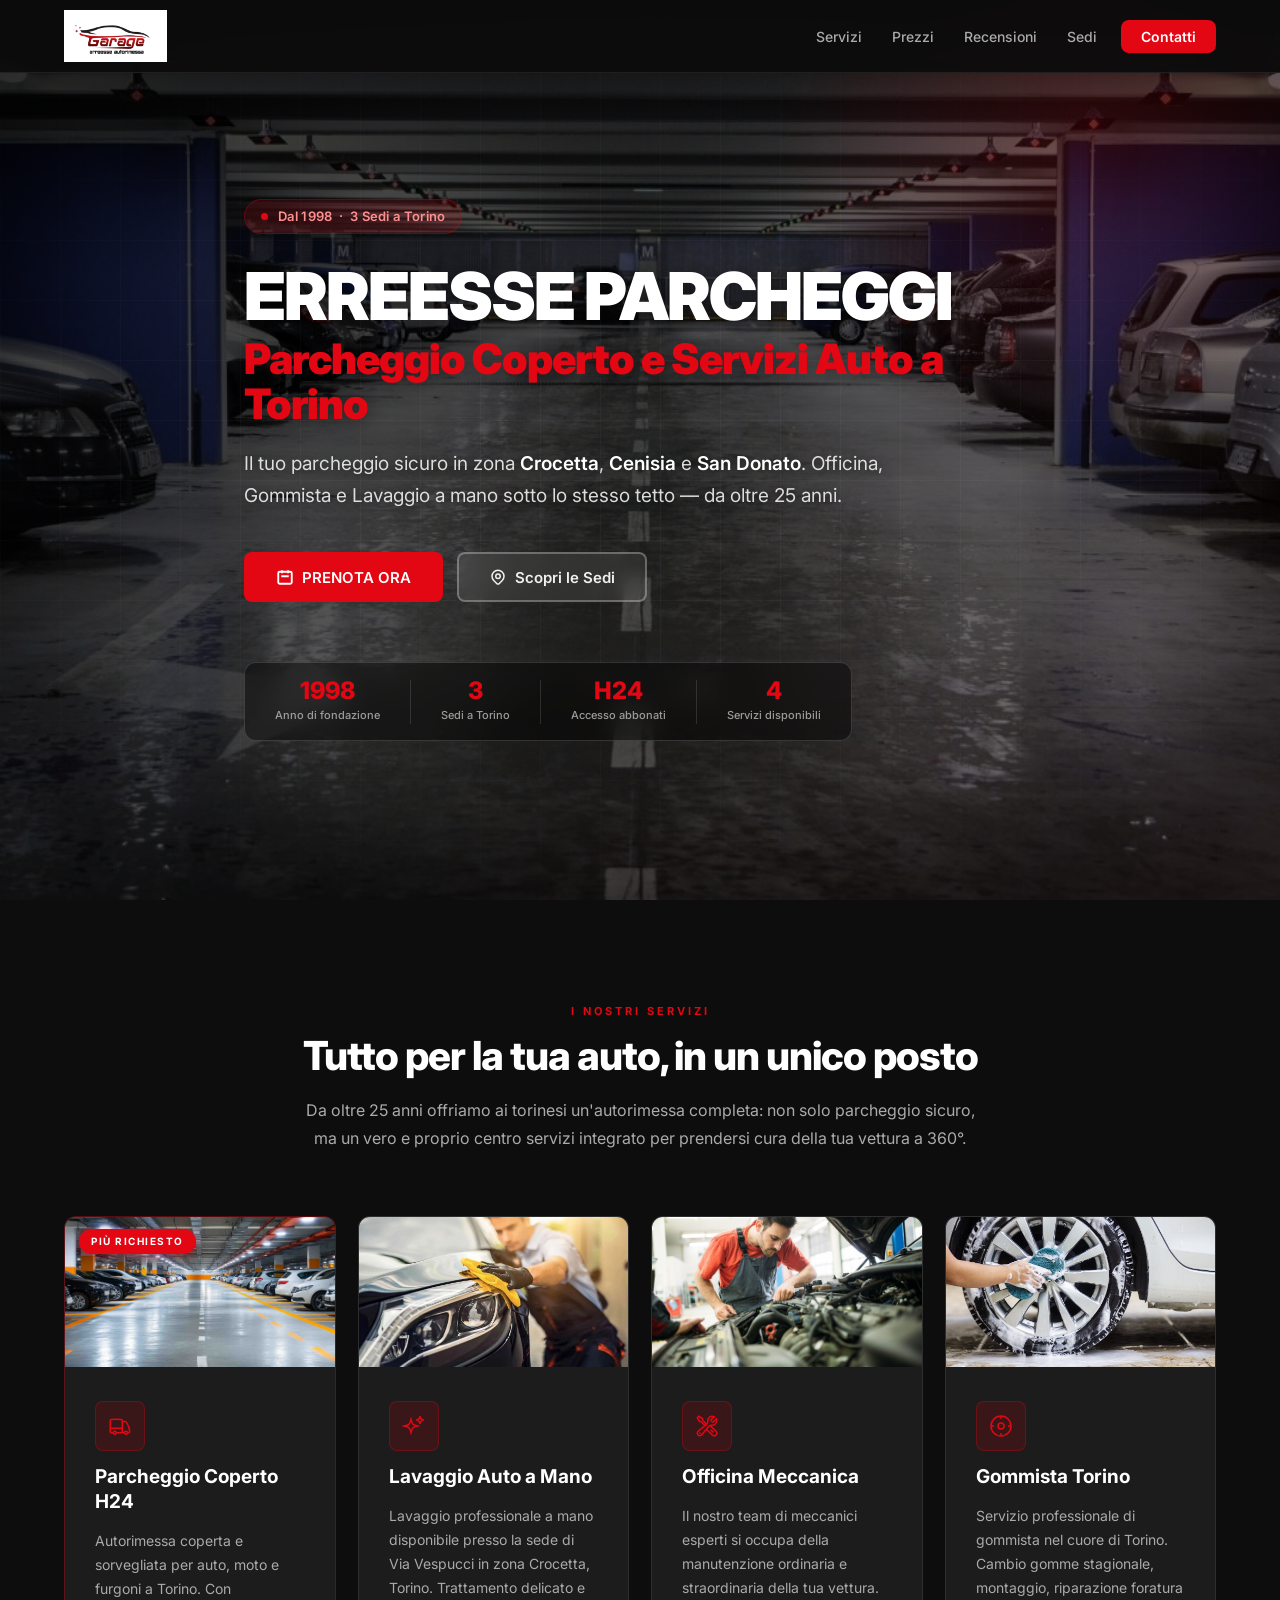
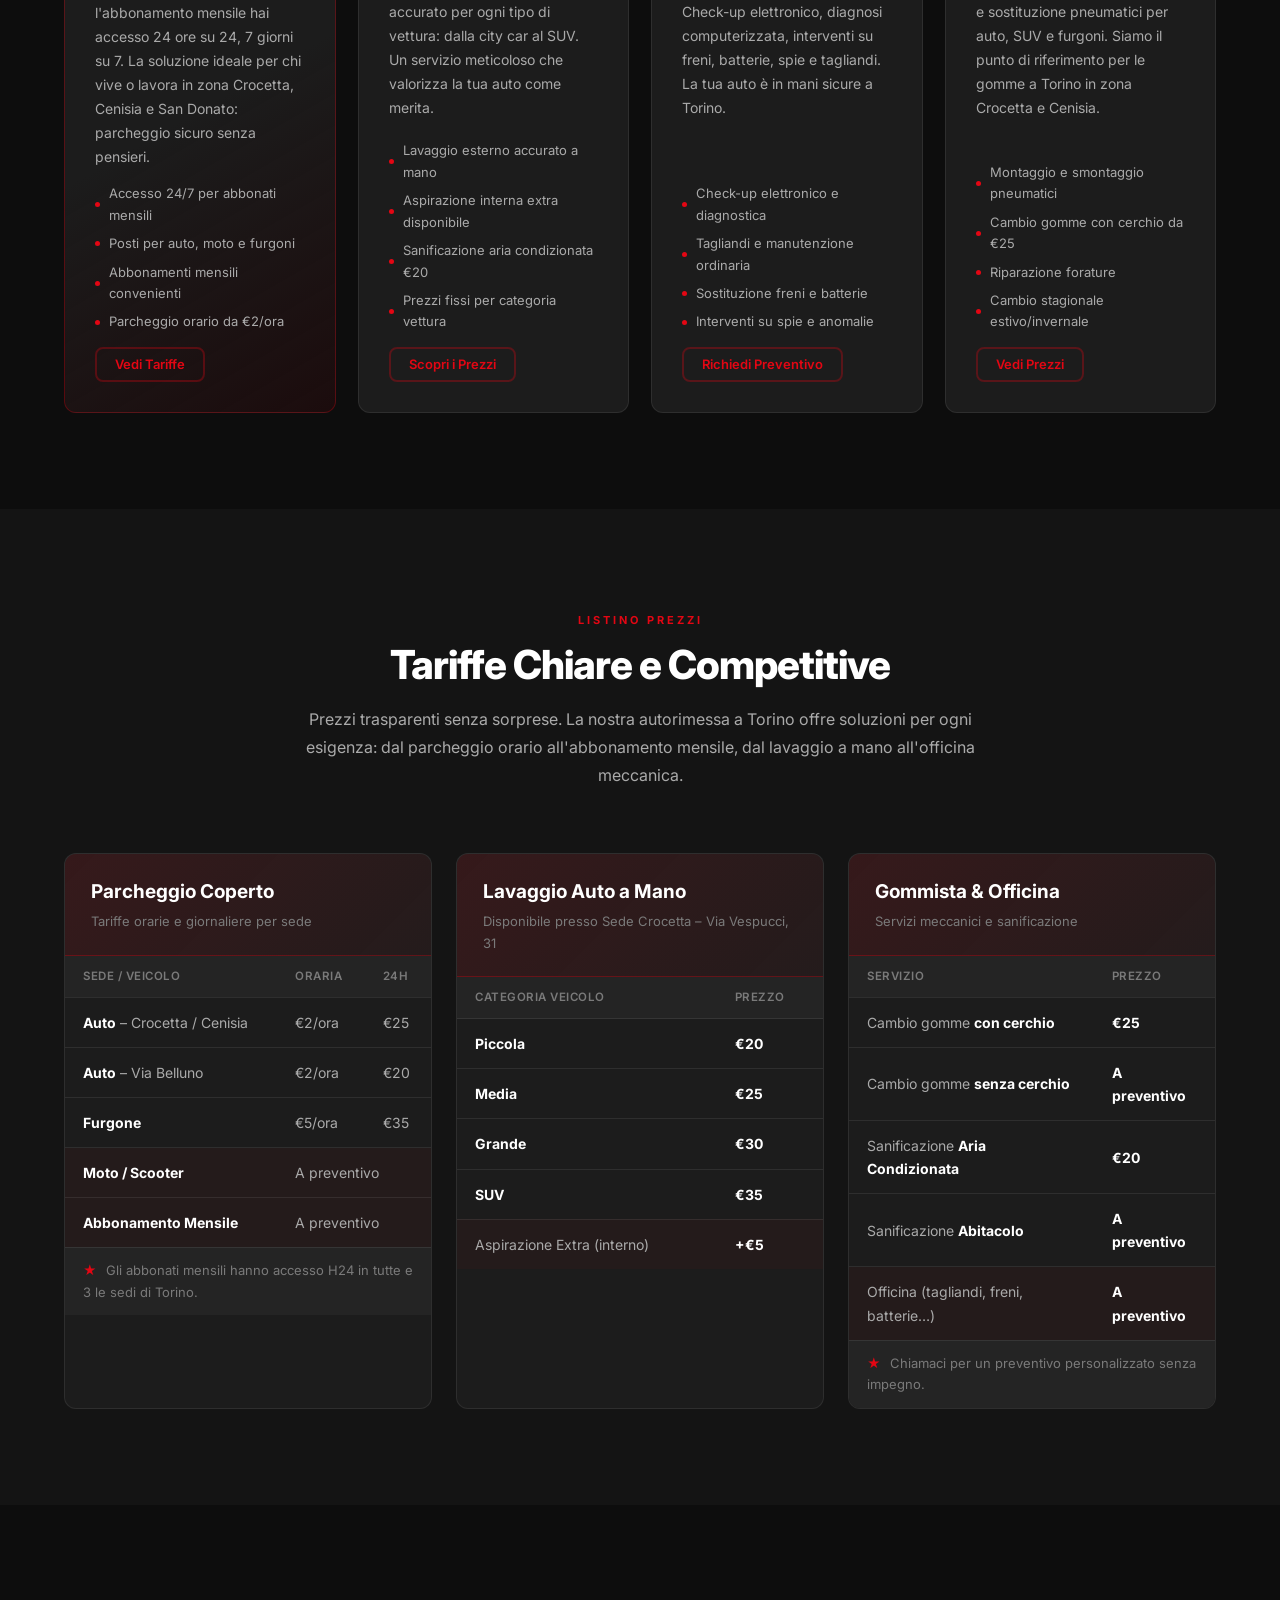
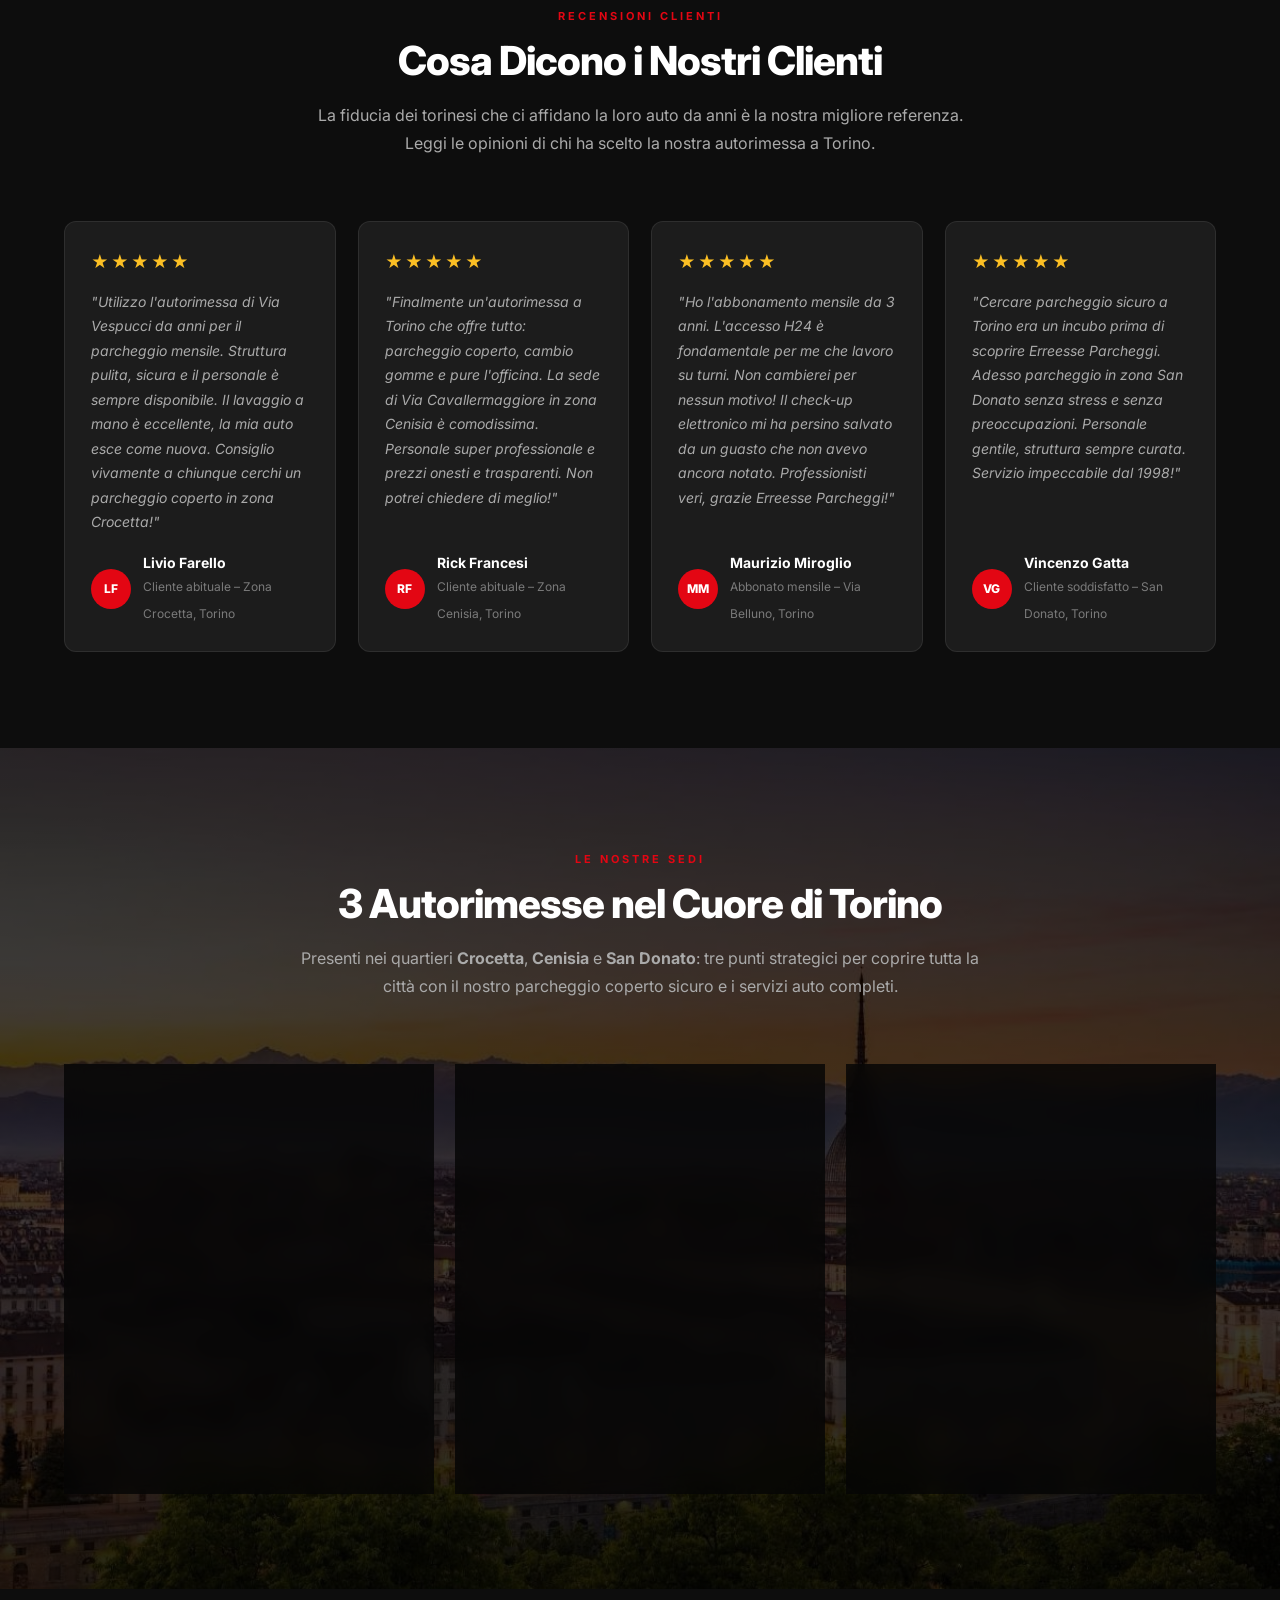
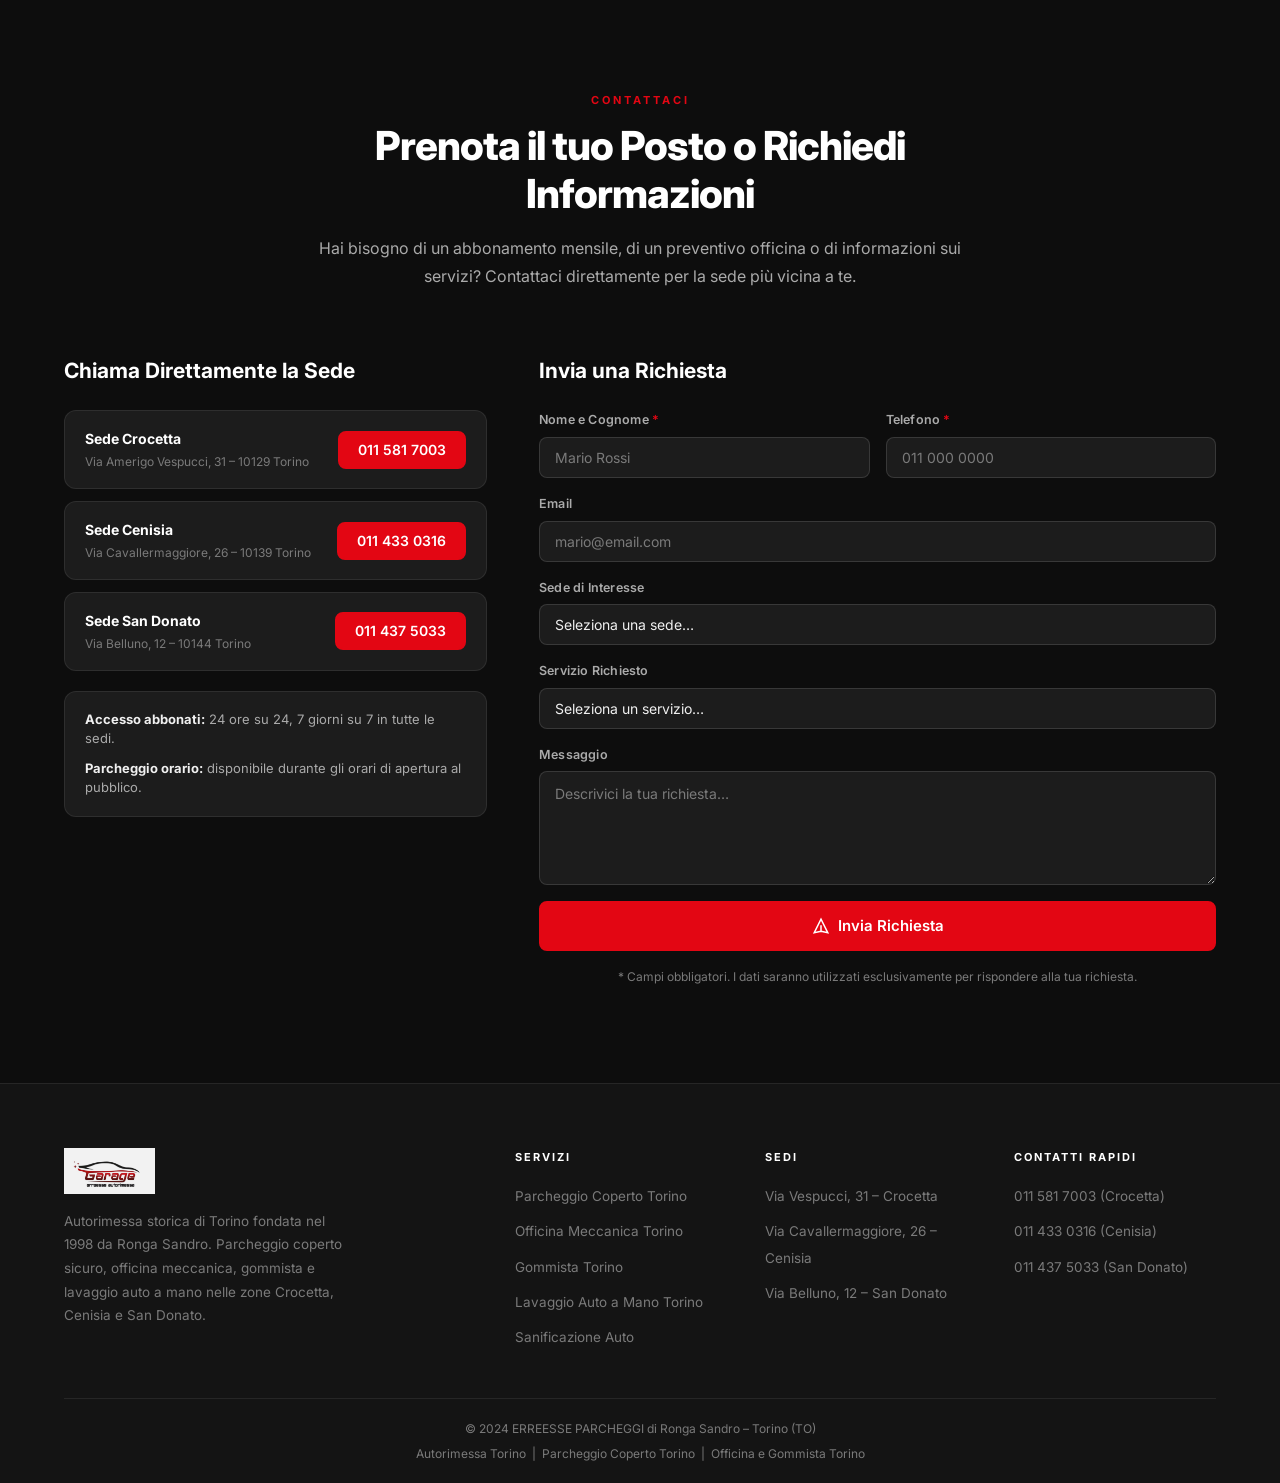
<file: index.html>
<!DOCTYPE html>
<html lang="it">
<head>
    <meta charset="UTF-8">
    <meta name="viewport" content="width=device-width, initial-scale=1.0">
    <title>ERREESSE PARCHEGGI – Parcheggio Coperto Torino | Officina, Gommista, Lavaggio</title>
    <meta name="description" content="ERREESSE PARCHEGGI: parcheggio coperto sicuro a Torino con 3 sedi in zona Crocetta, Cenisia e San Donato. Officina, gommista e lavaggio auto a mano dal 1998. Abbonamenti mensili H24.">
    <meta name="keywords" content="autorimessa torino, parcheggio coperto torino, parcheggio sicuro torino, parcheggio h24 torino, lavaggio auto a mano torino, officina e gommista torino, parcheggio crocetta torino, parcheggio cenisia torino, parcheggio san donato torino, erreesse parcheggi">
    <meta name="author" content="ERREESSE PARCHEGGI di Ronga Sandro">
    <meta name="robots" content="index, follow">
    <link rel="canonical" href="https://www.erreesse-parcheggi.it/">

    <!-- Open Graph -->
    <meta property="og:title" content="ERREESSE PARCHEGGI – Parcheggio Coperto Torino">
    <meta property="og:description" content="3 autorimesse coperte a Torino. Parcheggio sicuro H24 per abbonati. Officina, gommista e lavaggio auto a mano dal 1998.">
    <meta property="og:type" content="website">
    <meta property="og:locale" content="it_IT">
    <meta property="og:url" content="https://www.erreesse-parcheggi.it/">

    <!-- Schema.org JSON-LD: Multi-Location LocalBusiness -->
    <script type="application/ld+json">
    {
      "@context": "https://schema.org",
      "@graph": [
        {
          "@type": ["AutoRepair", "ParkingFacility"],
          "@id": "https://www.erreesse-parcheggi.it/#organization",
          "name": "ERREESSE PARCHEGGI",
          "alternateName": "Erreesse Parcheggi di Ronga Sandro",
          "description": "Autorimesse con servizi di parcheggio coperto, officina meccanica, gommista e lavaggio auto a mano a Torino dal 1998.",
          "foundingDate": "1998",
          "url": "https://www.erreesse-parcheggi.it",
          "priceRange": "€€",
          "currenciesAccepted": "EUR",
          "paymentAccepted": "Cash, Credit Card",
          "areaServed": {
            "@type": "City",
            "name": "Torino"
          },
          "department": [
            {
              "@type": ["LocalBusiness", "ParkingFacility", "AutoRepair"],
              "@id": "https://www.erreesse-parcheggi.it/#sede-vespucci",
              "name": "ERREESSE PARCHEGGI – Sede Crocetta",
              "description": "Autorimessa con parcheggio coperto, lavaggio auto a mano, officina meccanica e gommista in zona Crocetta, Torino.",
              "address": {
                "@type": "PostalAddress",
                "streetAddress": "Via Amerigo Vespucci, 31",
                "addressLocality": "Torino",
                "addressRegion": "TO",
                "postalCode": "10129",
                "addressCountry": "IT"
              },
              "geo": {
                "@type": "GeoCoordinates",
                "latitude": "45.0607",
                "longitude": "7.6697"
              },
              "telephone": "+390115817003",
              "openingHoursSpecification": [
                {
                  "@type": "OpeningHoursSpecification",
                  "dayOfWeek": ["Monday","Tuesday","Wednesday","Thursday","Friday","Saturday"],
                  "opens": "07:00",
                  "closes": "01:00"
                },
                {
                  "@type": "OpeningHoursSpecification",
                  "dayOfWeek": "Sunday",
                  "opens": "07:00",
                  "closes": "12:00"
                },
                {
                  "@type": "OpeningHoursSpecification",
                  "dayOfWeek": "Sunday",
                  "opens": "19:00",
                  "closes": "01:00"
                }
              ],
              "hasMap": "https://maps.google.com/?q=Via+Amerigo+Vespucci+31+Torino"
            },
            {
              "@type": ["LocalBusiness", "ParkingFacility"],
              "@id": "https://www.erreesse-parcheggi.it/#sede-cavallermaggiore",
              "name": "ERREESSE PARCHEGGI – Sede Cenisia",
              "description": "Autorimessa con parcheggio coperto sicuro per auto, moto e furgoni in zona Cenisia, Torino.",
              "address": {
                "@type": "PostalAddress",
                "streetAddress": "Via Cavallermaggiore, 26",
                "addressLocality": "Torino",
                "addressRegion": "TO",
                "postalCode": "10139",
                "addressCountry": "IT"
              },
              "geo": {
                "@type": "GeoCoordinates",
                "latitude": "45.0731",
                "longitude": "7.6598"
              },
              "telephone": "+390114330316",
              "openingHoursSpecification": [
                {
                  "@type": "OpeningHoursSpecification",
                  "dayOfWeek": ["Monday","Tuesday","Wednesday","Thursday","Friday","Saturday"],
                  "opens": "07:00",
                  "closes": "20:00"
                },
                {
                  "@type": "OpeningHoursSpecification",
                  "dayOfWeek": "Sunday",
                  "opens": "07:00",
                  "closes": "12:00"
                },
                {
                  "@type": "OpeningHoursSpecification",
                  "dayOfWeek": "Sunday",
                  "opens": "19:00",
                  "closes": "01:00"
                }
              ],
              "hasMap": "https://maps.google.com/?q=Via+Cavallermaggiore+26+Torino"
            },
            {
              "@type": ["LocalBusiness", "ParkingFacility"],
              "@id": "https://www.erreesse-parcheggi.it/#sede-belluno",
              "name": "ERREESSE PARCHEGGI – Sede San Donato",
              "description": "Autorimessa con parcheggio coperto sicuro per auto e moto in zona San Donato, Torino.",
              "address": {
                "@type": "PostalAddress",
                "streetAddress": "Via Belluno, 12",
                "addressLocality": "Torino",
                "addressRegion": "TO",
                "postalCode": "10144",
                "addressCountry": "IT"
              },
              "geo": {
                "@type": "GeoCoordinates",
                "latitude": "45.0798",
                "longitude": "7.6524"
              },
              "telephone": "+390114375033",
              "openingHoursSpecification": [
                {
                  "@type": "OpeningHoursSpecification",
                  "dayOfWeek": ["Monday","Tuesday","Wednesday","Thursday","Friday","Saturday"],
                  "opens": "07:00",
                  "closes": "20:00"
                },
                {
                  "@type": "OpeningHoursSpecification",
                  "dayOfWeek": "Sunday",
                  "opens": "07:00",
                  "closes": "12:00"
                },
                {
                  "@type": "OpeningHoursSpecification",
                  "dayOfWeek": "Sunday",
                  "opens": "19:00",
                  "closes": "01:00"
                }
              ],
              "hasMap": "https://maps.google.com/?q=Via+Belluno+12+Torino"
            }
          ]
        }
      ]
    }
    </script>

    <link rel="preconnect" href="https://fonts.googleapis.com">
    <link rel="preconnect" href="https://fonts.gstatic.com" crossorigin>
    <link href="https://fonts.googleapis.com/css2?family=Inter:wght@300;400;500;600;700;800;900&display=swap" rel="stylesheet">
    <link rel="stylesheet" href="style.css">
    <!-- Netlify Identity Widget (richiesto da Decap CMS) -->
    <script src="https://identity.netlify.com/v1/netlify-identity-widget.js"></script>
</head>
<body>

    <!-- ===================== NAVBAR ===================== -->
    <nav class="navbar" id="navbar" role="navigation" aria-label="Navigazione principale">
        <div class="container nav-container">
            <a href="#home" class="logo" aria-label="ERREESSE PARCHEGGI – Torna in cima">
                <img src="Immagine 27-05-26 - 00.08.jpg" alt="ERREESSE PARCHEGGI – Logo" class="logo-img">
            </a>
            <button class="hamburger" id="hamburger" aria-label="Apri menu" aria-expanded="false" aria-controls="nav-links">
                <span></span><span></span><span></span>
            </button>
            <ul class="nav-links" id="nav-links" role="list">
                <li><a href="#servizi">Servizi</a></li>
                <li><a href="#prezzi">Prezzi</a></li>
                <li><a href="#recensioni">Recensioni</a></li>
                <li><a href="#sedi">Sedi</a></li>
                <li><a href="#contatti" class="nav-cta">Contatti</a></li>
            </ul>
        </div>
    </nav>

    <!-- ===================== HERO ===================== -->
    <section class="hero" id="home" aria-labelledby="hero-h1">
        <!-- Foto reale autorimessa come sfondo -->
        <div class="hero-bg-photo" aria-hidden="true">
            <img src="Immagine.jpg" alt="">
        </div>
        <div class="hero-overlay" aria-hidden="true"></div>
        <div class="hero-bg-grid" aria-hidden="true"></div>
        <div class="hero-glow" aria-hidden="true"></div>
        <div class="container hero-content">
            <span class="hero-badge" aria-label="Dal 1998, 3 sedi a Torino">
                <span class="hero-badge-dot"></span>Dal 1998 &nbsp;·&nbsp; 3 Sedi a Torino
            </span>
            <h1 id="hero-h1">
                ERREESSE PARCHEGGI
                <span>Parcheggio Coperto e Servizi Auto a Torino</span>
            </h1>
            <h2>
                Il tuo parcheggio sicuro in zona <strong>Crocetta</strong>, <strong>Cenisia</strong> e <strong>San Donato</strong>.
                Officina, Gommista e Lavaggio a mano sotto lo stesso tetto — da oltre 25 anni.
            </h2>
            <div class="hero-actions">
                <a href="#contatti" class="btn btn-primary btn-large">
                    <svg aria-hidden="true" viewBox="0 0 24 24" fill="none" stroke="currentColor" stroke-width="2.5"><path d="M8 7V3m8 4V3m-9 8h10M5 21h14a2 2 0 002-2V7a2 2 0 00-2-2H5a2 2 0 00-2 2v12a2 2 0 002 2z"/></svg>
                    PRENOTA ORA
                </a>
                <a href="#sedi" class="btn btn-outline btn-large">
                    <svg aria-hidden="true" viewBox="0 0 24 24" fill="none" stroke="currentColor" stroke-width="2"><path d="M17.657 16.657L13.414 20.9a1.998 1.998 0 01-2.827 0l-4.244-4.243a8 8 0 1111.314 0z"/><path d="M15 11a3 3 0 11-6 0 3 3 0 016 0z"/></svg>
                    Scopri le Sedi
                </a>
            </div>
            <div class="hero-stats" aria-label="Statistiche aziendali">
                <div class="stat">
                    <strong>1998</strong>
                    <span>Anno di fondazione</span>
                </div>
                <div class="stat-divider" aria-hidden="true"></div>
                <div class="stat">
                    <strong>3</strong>
                    <span>Sedi a Torino</span>
                </div>
                <div class="stat-divider" aria-hidden="true"></div>
                <div class="stat">
                    <strong>H24</strong>
                    <span>Accesso abbonati</span>
                </div>
                <div class="stat-divider" aria-hidden="true"></div>
                <div class="stat">
                    <strong>4</strong>
                    <span>Servizi disponibili</span>
                </div>
            </div>
        </div>
    </section>

    <!-- ===================== SERVICES ===================== -->
    <section class="section" id="servizi" aria-labelledby="servizi-heading">
        <div class="container">
            <div class="section-header">
                <span class="section-label">I Nostri Servizi</span>
                <h2 id="servizi-heading">Tutto per la tua auto, in un unico posto</h2>
                <p>Da oltre 25 anni offriamo ai torinesi un'autorimessa completa: non solo parcheggio sicuro, ma un vero e proprio centro servizi integrato per prendersi cura della tua vettura a 360°.</p>
            </div>
            <div class="services-grid">

                <article class="service-card featured" data-service="parcheggio" aria-label="Servizio Parcheggio Coperto H24">
                    <div class="service-badge" aria-label="Servizio più richiesto">Più richiesto</div>
                    <!-- Foto autorimessa coperta -->
                    <div class="service-card-img">
                        <img src="Immagine 3.jpg" alt="Parcheggio coperto Torino – autorimessa Erreesse Parcheggi" loading="lazy">
                    </div>
                    <div class="service-icon" aria-hidden="true">
                        <svg viewBox="0 0 24 24" fill="none" stroke="currentColor" stroke-width="1.5"><path d="M8.25 18.75a1.5 1.5 0 01-3 0m3 0a1.5 1.5 0 00-3 0m3 0h6m-9 0H3.375a1.125 1.125 0 01-1.125-1.125V14.25m17.25 4.5a1.5 1.5 0 01-3 0m3 0a1.5 1.5 0 00-3 0m3 0h1.125c.621 0 1.129-.504 1.09-1.124a17.902 17.902 0 00-3.213-9.193 2.056 2.056 0 00-1.58-.86H14.25M16.5 18.75h-2.25m0-11.177v-.958c0-.568-.422-1.048-.987-1.106a48.554 48.554 0 00-10.026 0 1.106 1.106 0 00-.987 1.106v7.635m12-6.677v6.677m0 4.5v-4.5m0 0h-12"/></svg>
                    </div>
                    <h3>Parcheggio Coperto H24</h3>
                    <p>Autorimessa coperta e sorvegliata per auto, moto e furgoni a Torino. Con l'abbonamento mensile hai accesso 24 ore su 24, 7 giorni su 7. La soluzione ideale per chi vive o lavora in zona Crocetta, Cenisia e San Donato: parcheggio sicuro senza pensieri.</p>
                    <ul class="service-list" aria-label="Caratteristiche parcheggio">
                        <li>Accesso 24/7 per abbonati mensili</li>
                        <li>Posti per auto, moto e furgoni</li>
                        <li>Abbonamenti mensili convenienti</li>
                        <li>Parcheggio orario da €2/ora</li>
                    </ul>
                    <a href="#prezzi" class="btn btn-service">Vedi Tariffe</a>
                </article>

                <article class="service-card" data-service="lavaggio" aria-label="Servizio Lavaggio Auto a Mano">
                    <!-- Foto lavaggio auto a mano -->
                    <div class="service-card-img">
                        <img src="Immagine 1.jpg" alt="Lavaggio auto a mano Torino – lucidatura professionale" loading="lazy">
                    </div>
                    <div class="service-icon" aria-hidden="true">
                        <svg viewBox="0 0 24 24" fill="none" stroke="currentColor" stroke-width="1.5"><path d="M9.813 15.904L9 18.75l-.813-2.846a4.5 4.5 0 00-3.09-3.09L2.25 12l2.846-.813a4.5 4.5 0 003.09-3.09L9 5.25l.813 2.846a4.5 4.5 0 003.09 3.09L15.75 12l-2.846.813a4.5 4.5 0 00-3.09 3.09z"/><path d="M18.259 8.715L18 9.75l-.259-1.035a3.375 3.375 0 00-2.455-2.456L14.25 6l1.036-.259a3.375 3.375 0 002.455-2.456L18 2.25l.259 1.035a3.375 3.375 0 002.456 2.456L21.75 6l-1.035.259a3.375 3.375 0 00-2.456 2.456z"/></svg>
                    </div>
                    <h3>Lavaggio Auto a Mano</h3>
                    <p>Lavaggio professionale a mano disponibile presso la sede di Via Vespucci in zona Crocetta, Torino. Trattamento delicato e accurato per ogni tipo di vettura: dalla city car al SUV. Un servizio meticoloso che valorizza la tua auto come merita.</p>
                    <ul class="service-list" aria-label="Servizi lavaggio">
                        <li>Lavaggio esterno accurato a mano</li>
                        <li>Aspirazione interna extra disponibile</li>
                        <li>Sanificazione aria condizionata €20</li>
                        <li>Prezzi fissi per categoria vettura</li>
                    </ul>
                    <a href="#prezzi" class="btn btn-service">Scopri i Prezzi</a>
                </article>

                <article class="service-card" data-service="officina" aria-label="Servizio Officina Meccanica">
                    <!-- Foto meccanico officina -->
                    <div class="service-card-img">
                        <img src="Immagine 5.jpg" alt="Officina meccanica Torino – meccanico al lavoro" loading="lazy">
                    </div>
                    <div class="service-icon" aria-hidden="true">
                        <svg viewBox="0 0 24 24" fill="none" stroke="currentColor" stroke-width="1.5"><path d="M11.42 15.17L17.25 21A2.652 2.652 0 0021 17.25l-5.877-5.877M11.42 15.17l2.496-3.03c.317-.384.74-.626 1.208-.766M11.42 15.17l-4.655 5.653a2.548 2.548 0 11-3.586-3.586l6.837-5.63m5.108-.233c.55-.164 1.163-.188 1.743-.14a4.5 4.5 0 004.486-6.336l-3.276 3.277a3.004 3.004 0 01-2.25-2.25l3.276-3.276a4.5 4.5 0 00-6.336 4.486c.091 1.076-.071 2.264-.904 2.95l-.102.085m-1.745 1.437L5.909 7.5H4.5L2.25 3.75l1.5-1.5L7.5 4.5v1.409l4.26 4.26m-1.745 1.437l1.745-1.437m6.615 8.206L15.75 15.75M4.867 19.125h.008v.008h-.008v-.008z"/></svg>
                    </div>
                    <h3>Officina Meccanica</h3>
                    <p>Il nostro team di meccanici esperti si occupa della manutenzione ordinaria e straordinaria della tua vettura. Check-up elettronico, diagnosi computerizzata, interventi su freni, batterie, spie e tagliandi. La tua auto è in mani sicure a Torino.</p>
                    <ul class="service-list" aria-label="Servizi officina">
                        <li>Check-up elettronico e diagnostica</li>
                        <li>Tagliandi e manutenzione ordinaria</li>
                        <li>Sostituzione freni e batterie</li>
                        <li>Interventi su spie e anomalie</li>
                    </ul>
                    <a href="#contatti" class="btn btn-service">Richiedi Preventivo</a>
                </article>

                <article class="service-card" data-service="gommista" aria-label="Servizio Gommista">
                    <!-- Foto cerchione/lavaggio gomme -->
                    <div class="service-card-img">
                        <img src="Immagine 2.jpg" alt="Gommista Torino – sostituzione e lavaggio cerchioni" loading="lazy">
                    </div>
                    <div class="service-icon" aria-hidden="true">
                        <svg viewBox="0 0 24 24" fill="none" stroke="currentColor" stroke-width="1.5"><circle cx="12" cy="12" r="10"/><circle cx="12" cy="12" r="3"/><line x1="12" y1="2" x2="12" y2="5"/><line x1="12" y1="19" x2="12" y2="22"/><line x1="2" y1="12" x2="5" y2="12"/><line x1="19" y1="12" x2="22" y2="12"/></svg>
                    </div>
                    <h3>Gommista Torino</h3>
                    <p>Servizio professionale di gommista nel cuore di Torino. Cambio gomme stagionale, montaggio, riparazione foratura e sostituzione pneumatici per auto, SUV e furgoni. Siamo il punto di riferimento per le gomme a Torino in zona Crocetta e Cenisia.</p>
                    <ul class="service-list" aria-label="Servizi gommista">
                        <li>Montaggio e smontaggio pneumatici</li>
                        <li>Cambio gomme con cerchio da €25</li>
                        <li>Riparazione forature</li>
                        <li>Cambio stagionale estivo/invernale</li>
                    </ul>
                    <a href="#prezzi" class="btn btn-service">Vedi Prezzi</a>
                </article>

            </div>
        </div>
    </section>

    <!-- ===================== PRICING ===================== -->
    <section class="section section-dark" id="prezzi" aria-labelledby="prezzi-heading">
        <div class="container">
            <div class="section-header">
                <span class="section-label">Listino Prezzi</span>
                <h2 id="prezzi-heading">Tariffe Chiare e Competitive</h2>
                <p>Prezzi trasparenti senza sorprese. La nostra autorimessa a Torino offre soluzioni per ogni esigenza: dal parcheggio orario all'abbonamento mensile, dal lavaggio a mano all'officina meccanica.</p>
            </div>
            <div class="pricing-grid">

                <!-- Parcheggio -->
                <div class="pricing-table">
                    <div class="pricing-header">
                        <h3>Parcheggio Coperto</h3>
                        <p>Tariffe orarie e giornaliere per sede</p>
                    </div>
                    <div class="table-wrap">
                        <table>
                            <thead>
                                <tr>
                                    <th scope="col">Sede / Veicolo</th>
                                    <th scope="col">Oraria</th>
                                    <th scope="col">24h</th>
                                </tr>
                            </thead>
                            <tbody>
                                <tr>
                                    <td><strong>Auto</strong> – Crocetta / Cenisia</td>
                                    <td>€2/ora</td>
                                    <td>€25</td>
                                </tr>
                                <tr>
                                    <td><strong>Auto</strong> – Via Belluno</td>
                                    <td>€2/ora</td>
                                    <td>€20</td>
                                </tr>
                                <tr>
                                    <td><strong>Furgone</strong></td>
                                    <td>€5/ora</td>
                                    <td>€35</td>
                                </tr>
                                <tr class="highlight-row">
                                    <td><strong>Moto / Scooter</strong></td>
                                    <td colspan="2">A preventivo</td>
                                </tr>
                                <tr class="highlight-row">
                                    <td><strong>Abbonamento Mensile</strong></td>
                                    <td colspan="2">A preventivo</td>
                                </tr>
                            </tbody>
                        </table>
                    </div>
                    <div class="pricing-note">
                        <span aria-hidden="true">★</span> Gli abbonati mensili hanno accesso H24 in tutte e 3 le sedi di Torino.
                    </div>
                </div>

                <!-- Lavaggio -->
                <div class="pricing-table">
                    <div class="pricing-header">
                        <h3>Lavaggio Auto a Mano</h3>
                        <p>Disponibile presso Sede Crocetta – Via Vespucci, 31</p>
                    </div>
                    <div class="table-wrap">
                        <table>
                            <thead>
                                <tr>
                                    <th scope="col">Categoria Veicolo</th>
                                    <th scope="col">Prezzo</th>
                                </tr>
                            </thead>
                            <tbody>
                                <tr>
                                    <td><strong>Piccola</strong></td>
                                    <td><strong>€20</strong></td>
                                </tr>
                                <tr>
                                    <td><strong>Media</strong></td>
                                    <td><strong>€25</strong></td>
                                </tr>
                                <tr>
                                    <td><strong>Grande</strong></td>
                                    <td><strong>€30</strong></td>
                                </tr>
                                <tr>
                                    <td><strong>SUV</strong></td>
                                    <td><strong>€35</strong></td>
                                </tr>
                                <tr class="highlight-row">
                                    <td>Aspirazione Extra (interno)</td>
                                    <td><strong>+ € 5,00</strong></td>
                                </tr>
                            </tbody>
                        </table>
                    </div>
                </div>

                <!-- Altri Servizi -->
                <div class="pricing-table">
                    <div class="pricing-header">
                        <h3>Gommista &amp; Officina</h3>
                        <p>Servizi meccanici e sanificazione</p>
                    </div>
                    <div class="table-wrap">
                        <table>
                            <thead>
                                <tr>
                                    <th scope="col">Servizio</th>
                                    <th scope="col">Prezzo</th>
                                </tr>
                            </thead>
                            <tbody>
                                <tr>
                                    <td>Cambio gomme <strong>con cerchio</strong></td>
                                    <td><strong>€ 25,00</strong></td>
                                </tr>
                                <tr>
                                    <td>Cambio gomme <strong>senza cerchio</strong></td>
                                    <td><strong>A preventivo</strong></td>
                                </tr>
                                <tr>
                                    <td>Sanificazione <strong>Aria Condizionata</strong></td>
                                    <td><strong>€ 20,00</strong></td>
                                </tr>
                                <tr>
                                    <td>Sanificazione <strong>Abitacolo</strong></td>
                                    <td><strong>A preventivo</strong></td>
                                </tr>
                                <tr class="highlight-row">
                                    <td>Officina (tagliandi, freni, batterie…)</td>
                                    <td><strong>A preventivo</strong></td>
                                </tr>
                            </tbody>
                        </table>
                    </div>
                    <div class="pricing-note">
                        <span aria-hidden="true">★</span> Chiamaci per un preventivo personalizzato senza impegno.
                    </div>
                </div>

            </div>
        </div>
    </section>

    <!-- ===================== TESTIMONIALS ===================== -->
    <section class="section" id="recensioni" aria-labelledby="recensioni-heading">
        <div class="container">
            <div class="section-header">
                <span class="section-label">Recensioni Clienti</span>
                <h2 id="recensioni-heading">Cosa Dicono i Nostri Clienti</h2>
                <p>La fiducia dei torinesi che ci affidano la loro auto da anni è la nostra migliore referenza. Leggi le opinioni di chi ha scelto la nostra autorimessa a Torino.</p>
            </div>
            <div class="reviews-grid" id="reviews-grid">

                <article class="review-card">
                    <div class="review-stars" aria-label="5 stelle su 5">★★★★★</div>
                    <blockquote>
                        "Utilizzo l'autorimessa di Via Vespucci da anni per il parcheggio mensile. Struttura pulita, sicura e il personale è sempre disponibile. Il lavaggio a mano è eccellente, la mia auto esce come nuova. Consiglio vivamente a chiunque cerchi un parcheggio coperto in zona Crocetta!"
                    </blockquote>
                    <div class="reviewer">
                        <div class="reviewer-avatar" aria-hidden="true">LF</div>
                        <div>
                            <strong>Livio Farello</strong>
                            <span>Cliente abituale – Zona Crocetta, Torino</span>
                        </div>
                    </div>
                </article>

                <article class="review-card">
                    <div class="review-stars" aria-label="5 stelle su 5">★★★★★</div>
                    <blockquote>
                        "Finalmente un'autorimessa a Torino che offre tutto: parcheggio coperto, cambio gomme e pure l'officina. La sede di Via Cavallermaggiore in zona Cenisia è comodissima. Personale super professionale e prezzi onesti e trasparenti. Non potrei chiedere di meglio!"
                    </blockquote>
                    <div class="reviewer">
                        <div class="reviewer-avatar" aria-hidden="true">RF</div>
                        <div>
                            <strong>Rick Francesi</strong>
                            <span>Cliente abituale – Zona Cenisia, Torino</span>
                        </div>
                    </div>
                </article>

                <article class="review-card">
                    <div class="review-stars" aria-label="5 stelle su 5">★★★★★</div>
                    <blockquote>
                        "Ho l'abbonamento mensile da 3 anni. L'accesso H24 è fondamentale per me che lavoro su turni. Non cambierei per nessun motivo! Il check-up elettronico mi ha persino salvato da un guasto che non avevo ancora notato. Professionisti veri, grazie Erreesse Parcheggi!"
                    </blockquote>
                    <div class="reviewer">
                        <div class="reviewer-avatar" aria-hidden="true">MM</div>
                        <div>
                            <strong>Maurizio Miroglio</strong>
                            <span>Abbonato mensile – Via Belluno, Torino</span>
                        </div>
                    </div>
                </article>

                <article class="review-card">
                    <div class="review-stars" aria-label="5 stelle su 5">★★★★★</div>
                    <blockquote>
                        "Cercare parcheggio sicuro a Torino era un incubo prima di scoprire Erreesse Parcheggi. Adesso parcheggio in zona San Donato senza stress e senza preoccupazioni. Personale gentile, struttura sempre curata. Servizio impeccabile dal 1998!"
                    </blockquote>
                    <div class="reviewer">
                        <div class="reviewer-avatar" aria-hidden="true">VG</div>
                        <div>
                            <strong>Vincenzo Gatta</strong>
                            <span>Cliente soddisfatto – San Donato, Torino</span>
                        </div>
                    </div>
                </article>

            </div>
        </div>
    </section>

    <!-- ===================== LOCATIONS ===================== -->
    <section class="section section-sedi" id="sedi" aria-labelledby="sedi-heading">
        <div class="sedi-bg-photo" aria-hidden="true">
            <img src="Immagine 6.jpg" alt="Torino – Mole Antonelliana al tramonto">
        </div>
        <div class="sedi-overlay" aria-hidden="true"></div>
        <div class="container">
            <div class="section-header">
                <span class="section-label">Le Nostre Sedi</span>
                <h2 id="sedi-heading">3 Autorimesse nel Cuore di Torino</h2>
                <p>Presenti nei quartieri <strong>Crocetta</strong>, <strong>Cenisia</strong> e <strong>San Donato</strong>: tre punti strategici per coprire tutta la città con il nostro parcheggio coperto sicuro e i servizi auto completi.</p>
            </div>
            <div class="locations-grid">

                <article class="location-card" itemscope itemtype="https://schema.org/LocalBusiness">
                    <div class="location-header">
                        <span class="location-number" aria-hidden="true">01</span>
                        <span class="location-badge">Lavaggio disponibile</span>
                    </div>
                    <h3 itemprop="name">Zona Crocetta</h3>
                    <div class="location-detail" itemprop="address" itemscope itemtype="https://schema.org/PostalAddress">
                        <svg class="icon" aria-hidden="true" viewBox="0 0 24 24" fill="none" stroke="currentColor" stroke-width="2"><path d="M17.657 16.657L13.414 20.9a1.998 1.998 0 01-2.827 0l-4.244-4.243a8 8 0 1111.314 0z"/><path d="M15 11a3 3 0 11-6 0 3 3 0 016 0z"/></svg>
                        <address>
                            <span itemprop="streetAddress">Via Amerigo Vespucci, 31</span><br>
                            <span itemprop="postalCode">10129</span> <span itemprop="addressLocality">Torino</span>
                        </address>
                    </div>
                    <div class="location-detail">
                        <svg class="icon" aria-hidden="true" viewBox="0 0 24 24" fill="none" stroke="currentColor" stroke-width="2"><path d="M3 5a2 2 0 012-2h3.28a1 1 0 01.948.684l1.498 4.493a1 1 0 01-.502 1.21l-2.257 1.13a11.042 11.042 0 005.516 5.516l1.13-2.257a1 1 0 011.21-.502l4.493 1.498a1 1 0 01.684.949V19a2 2 0 01-2 2h-1C9.716 21 3 14.284 3 6V5z"/></svg>
                        <a href="tel:+390115817003" itemprop="telephone" aria-label="Chiama sede Crocetta">011 581 7003</a>
                    </div>
                    <div class="location-detail">
                        <svg class="icon" aria-hidden="true" viewBox="0 0 24 24" fill="none" stroke="currentColor" stroke-width="2"><circle cx="12" cy="12" r="10"/><polyline points="12 6 12 12 16 14"/></svg>
                        <div class="hours-detail">
                            <div><strong>Lun–Sab:</strong> 07:00–01:00 continuato</div>
                            <div><strong>Dom:</strong> 07:00–12:00 &nbsp;·&nbsp; 19:00–01:00</div>
                            <span class="h24-badge">Accesso H24 per abbonati</span>
                        </div>
                    </div>
                    <a href="https://maps.google.com/?q=Via+Amerigo+Vespucci+31+Torino+10129" target="_blank" rel="noopener noreferrer" class="btn btn-location" aria-label="Apri su Google Maps – Sede Crocetta">
                        <svg aria-hidden="true" viewBox="0 0 24 24" fill="none" stroke="currentColor" stroke-width="2" style="width:16px;height:16px"><path d="M10 6H6a2 2 0 00-2 2v10a2 2 0 002 2h10a2 2 0 002-2v-4M14 4h6m0 0v6m0-6L10 14"/></svg>
                        Apri su Google Maps
                    </a>
                </article>

                <article class="location-card" itemscope itemtype="https://schema.org/LocalBusiness">
                    <div class="location-header">
                        <span class="location-number" aria-hidden="true">02</span>
                        <span class="location-badge">Lavaggio disponibile</span>
                    </div>
                    <h3 itemprop="name">Zona Cenisia</h3>
                    <div class="location-detail" itemprop="address" itemscope itemtype="https://schema.org/PostalAddress">
                        <svg class="icon" aria-hidden="true" viewBox="0 0 24 24" fill="none" stroke="currentColor" stroke-width="2"><path d="M17.657 16.657L13.414 20.9a1.998 1.998 0 01-2.827 0l-4.244-4.243a8 8 0 1111.314 0z"/><path d="M15 11a3 3 0 11-6 0 3 3 0 016 0z"/></svg>
                        <address>
                            <span itemprop="streetAddress">Via Cavallermaggiore, 26</span><br>
                            <span itemprop="postalCode">10139</span> <span itemprop="addressLocality">Torino</span>
                        </address>
                    </div>
                    <div class="location-detail">
                        <svg class="icon" aria-hidden="true" viewBox="0 0 24 24" fill="none" stroke="currentColor" stroke-width="2"><path d="M3 5a2 2 0 012-2h3.28a1 1 0 01.948.684l1.498 4.493a1 1 0 01-.502 1.21l-2.257 1.13a11.042 11.042 0 005.516 5.516l1.13-2.257a1 1 0 011.21-.502l4.493 1.498a1 1 0 01.684.949V19a2 2 0 01-2 2h-1C9.716 21 3 14.284 3 6V5z"/></svg>
                        <a href="tel:+390114330316" itemprop="telephone" aria-label="Chiama sede Cenisia">011 433 0316</a>
                    </div>
                    <div class="location-detail">
                        <svg class="icon" aria-hidden="true" viewBox="0 0 24 24" fill="none" stroke="currentColor" stroke-width="2"><circle cx="12" cy="12" r="10"/><polyline points="12 6 12 12 16 14"/></svg>
                        <div class="hours-detail">
                            <div><strong>Lun–Sab:</strong> 07:00–20:00 continuato</div>
                            <div><strong>Dom:</strong> 07:00–12:00 &nbsp;·&nbsp; 19:00–01:00</div>
                            <span class="h24-badge">Accesso H24 per abbonati</span>
                        </div>
                    </div>
                    <a href="https://maps.google.com/?q=Via+Cavallermaggiore+26+Torino+10139" target="_blank" rel="noopener noreferrer" class="btn btn-location" aria-label="Apri su Google Maps – Sede Cenisia">
                        <svg aria-hidden="true" viewBox="0 0 24 24" fill="none" stroke="currentColor" stroke-width="2" style="width:16px;height:16px"><path d="M10 6H6a2 2 0 00-2 2v10a2 2 0 002 2h10a2 2 0 002-2v-4M14 4h6m0 0v6m0-6L10 14"/></svg>
                        Apri su Google Maps
                    </a>
                </article>

                <article class="location-card" itemscope itemtype="https://schema.org/LocalBusiness">
                    <div class="location-header">
                        <span class="location-number" aria-hidden="true">03</span>
                        <span class="location-badge">Lavaggio disponibile</span>
                    </div>
                    <h3 itemprop="name">Zona San Donato</h3>
                    <div class="location-detail" itemprop="address" itemscope itemtype="https://schema.org/PostalAddress">
                        <svg class="icon" aria-hidden="true" viewBox="0 0 24 24" fill="none" stroke="currentColor" stroke-width="2"><path d="M17.657 16.657L13.414 20.9a1.998 1.998 0 01-2.827 0l-4.244-4.243a8 8 0 1111.314 0z"/><path d="M15 11a3 3 0 11-6 0 3 3 0 016 0z"/></svg>
                        <address>
                            <span itemprop="streetAddress">Via Belluno, 12</span><br>
                            <span itemprop="postalCode">10144</span> <span itemprop="addressLocality">Torino</span>
                        </address>
                    </div>
                    <div class="location-detail">
                        <svg class="icon" aria-hidden="true" viewBox="0 0 24 24" fill="none" stroke="currentColor" stroke-width="2"><path d="M3 5a2 2 0 012-2h3.28a1 1 0 01.948.684l1.498 4.493a1 1 0 01-.502 1.21l-2.257 1.13a11.042 11.042 0 005.516 5.516l1.13-2.257a1 1 0 011.21-.502l4.493 1.498a1 1 0 01.684.949V19a2 2 0 01-2 2h-1C9.716 21 3 14.284 3 6V5z"/></svg>
                        <a href="tel:+390114375033" itemprop="telephone" aria-label="Chiama sede San Donato">011 437 5033</a>
                    </div>
                    <div class="location-detail">
                        <svg class="icon" aria-hidden="true" viewBox="0 0 24 24" fill="none" stroke="currentColor" stroke-width="2"><circle cx="12" cy="12" r="10"/><polyline points="12 6 12 12 16 14"/></svg>
                        <div class="hours-detail">
                            <div><strong>Lun–Sab:</strong> 07:00–20:00 continuato</div>
                            <div><strong>Dom:</strong> 07:00–12:00 &nbsp;·&nbsp; 19:00–01:00</div>
                            <span class="h24-badge">Accesso H24 per abbonati</span>
                        </div>
                    </div>
                    <a href="https://maps.google.com/?q=Via+Belluno+12+Torino+10144" target="_blank" rel="noopener noreferrer" class="btn btn-location" aria-label="Apri su Google Maps – Sede San Donato">
                        <svg aria-hidden="true" viewBox="0 0 24 24" fill="none" stroke="currentColor" stroke-width="2" style="width:16px;height:16px"><path d="M10 6H6a2 2 0 00-2 2v10a2 2 0 002 2h10a2 2 0 002-2v-4M14 4h6m0 0v6m0-6L10 14"/></svg>
                        Apri su Google Maps
                    </a>
                </article>

            </div>
        </div>
    </section>

    <!-- ===================== CONTACT ===================== -->
    <section class="section" id="contatti" aria-labelledby="contatti-heading">
        <div class="container">
            <div class="section-header">
                <span class="section-label">Contattaci</span>
                <h2 id="contatti-heading">Prenota il tuo Posto o Richiedi Informazioni</h2>
                <p>Hai bisogno di un abbonamento mensile, di un preventivo officina o di informazioni sui servizi? Contattaci direttamente per la sede più vicina a te.</p>
            </div>
            <div class="contact-grid">

                <div class="contact-phones">
                    <h3>Chiama Direttamente la Sede</h3>
                    <div class="phone-card">
                        <div class="phone-info">
                            <strong>Sede Crocetta</strong>
                            <span>Via Amerigo Vespucci, 31 – 10129 Torino</span>
                        </div>
                        <a href="tel:+390115817003" class="btn btn-phone" aria-label="Telefona alla sede Crocetta">011 581 7003</a>
                    </div>
                    <div class="phone-card">
                        <div class="phone-info">
                            <strong>Sede Cenisia</strong>
                            <span>Via Cavallermaggiore, 26 – 10139 Torino</span>
                        </div>
                        <a href="tel:+390114330316" class="btn btn-phone" aria-label="Telefona alla sede Cenisia">011 433 0316</a>
                    </div>
                    <div class="phone-card">
                        <div class="phone-info">
                            <strong>Sede San Donato</strong>
                            <span>Via Belluno, 12 – 10144 Torino</span>
                        </div>
                        <a href="tel:+390114375033" class="btn btn-phone" aria-label="Telefona alla sede San Donato">011 437 5033</a>
                    </div>
                    <div class="contact-info-box">
                        <p><strong>Accesso abbonati:</strong> 24 ore su 24, 7 giorni su 7 in tutte le sedi.</p>
                        <p><strong>Parcheggio orario:</strong> disponibile durante gli orari di apertura al pubblico.</p>
                    </div>
                </div>

                <div class="contact-form-wrapper">
                    <h3>Invia una Richiesta</h3>
                    <form class="contact-form" id="contact-form"
                          name="contatto-erreesse"
                          method="POST"
                          data-netlify="true"
                          netlify-honeypot="bot-field"
                          novalidate
                          aria-label="Modulo di contatto">
                        <!-- Campo anti-spam nascosto richiesto da Netlify -->
                        <input type="hidden" name="form-name" value="contatto-erreesse">
                        <p class="hidden-honeypot" aria-hidden="true">
                            <label>Non compilare: <input name="bot-field" tabindex="-1" autocomplete="off"></label>
                        </p>
                        <div class="form-row">
                            <div class="form-group">
                                <label for="nome">Nome e Cognome <span aria-hidden="true">*</span></label>
                                <input type="text" id="nome" name="nome" placeholder="Mario Rossi" required autocomplete="name">
                            </div>
                            <div class="form-group">
                                <label for="telefono">Telefono <span aria-hidden="true">*</span></label>
                                <input type="tel" id="telefono" name="telefono" placeholder="011 000 0000" required autocomplete="tel">
                            </div>
                        </div>
                        <div class="form-group">
                            <label for="email">Email</label>
                            <input type="email" id="email" name="email" placeholder="mario@email.com" autocomplete="email">
                        </div>
                        <div class="form-group">
                            <label for="sede">Sede di Interesse</label>
                            <select id="sede" name="sede">
                                <option value="">Seleziona una sede…</option>
                                <option value="vespucci">Sede Crocetta – Via Vespucci, 31</option>
                                <option value="cavallermaggiore">Sede Cenisia – Via Cavallermaggiore, 26</option>
                                <option value="belluno">Sede San Donato – Via Belluno, 12</option>
                            </select>
                        </div>
                        <div class="form-group">
                            <label for="servizio">Servizio Richiesto</label>
                            <select id="servizio" name="servizio">
                                <option value="">Seleziona un servizio…</option>
                                <option value="abbonamento">Abbonamento Parcheggio Mensile</option>
                                <option value="orario">Parcheggio Orario / Giornaliero</option>
                                <option value="lavaggio">Lavaggio Auto a Mano</option>
                                <option value="gommista">Gommista / Cambio Gomme</option>
                                <option value="officina">Officina Meccanica</option>
                                <option value="sanificazione">Sanificazione</option>
                                <option value="altro">Altro / Informazioni Generali</option>
                            </select>
                        </div>
                        <div class="form-group">
                            <label for="messaggio">Messaggio</label>
                            <textarea id="messaggio" name="messaggio" rows="4" placeholder="Descrivici la tua richiesta…"></textarea>
                        </div>
                        <button type="submit" class="btn btn-primary btn-full">
                            <svg aria-hidden="true" viewBox="0 0 24 24" fill="none" stroke="currentColor" stroke-width="2" style="width:18px;height:18px"><path d="M12 19l9 2-9-18-9 18 9-2zm0 0v-8"/></svg>
                            Invia Richiesta
                        </button>
                        <p class="form-disclaimer">* Campi obbligatori. I dati saranno utilizzati esclusivamente per rispondere alla tua richiesta.</p>
                    </form>
                    <div class="form-success" id="form-success" aria-live="polite">
                        <svg viewBox="0 0 24 24" fill="none" stroke="currentColor" stroke-width="2" style="width:40px;height:40px;margin-bottom:12px;color:#4ade80"><path d="M9 12l2 2 4-4m6 2a9 9 0 11-18 0 9 9 0 0118 0z"/></svg>
                        <h3>Richiesta inviata!</h3>
                        <p id="form-success-msg">Ti contatteremo al più presto.</p>
                    </div>
                </div>

            </div>
        </div>
    </section>

    <!-- ===================== FOOTER ===================== -->
    <footer class="footer" role="contentinfo">
        <div class="container">
            <div class="footer-grid">
                <div class="footer-brand">
                    <a href="#home" class="logo" aria-label="ERREESSE PARCHEGGI – Torna in cima">
                        <img src="Immagine 27-05-26 - 00.08.jpg" alt="ERREESSE PARCHEGGI – Logo" class="logo-img footer-logo-img">
                    </a>
                    <p>Autorimessa storica di Torino fondata nel 1998 da Ronga Sandro. Parcheggio coperto sicuro, officina meccanica, gommista e lavaggio auto a mano nelle zone Crocetta, Cenisia e San Donato.</p>
                </div>
                <nav class="footer-links" aria-label="Link servizi">
                    <h4>Servizi</h4>
                    <ul>
                        <li><a href="#servizi">Parcheggio Coperto Torino</a></li>
                        <li><a href="#servizi">Officina Meccanica Torino</a></li>
                        <li><a href="#servizi">Gommista Torino</a></li>
                        <li><a href="#servizi">Lavaggio Auto a Mano Torino</a></li>
                        <li><a href="#servizi">Sanificazione Auto</a></li>
                    </ul>
                </nav>
                <nav class="footer-links" aria-label="Link sedi">
                    <h4>Sedi</h4>
                    <ul>
                        <li><a href="#sedi">Via Vespucci, 31 – Crocetta</a></li>
                        <li><a href="#sedi">Via Cavallermaggiore, 26 – Cenisia</a></li>
                        <li><a href="#sedi">Via Belluno, 12 – San Donato</a></li>
                    </ul>
                </nav>
                <div class="footer-contact">
                    <h4>Contatti Rapidi</h4>
                    <ul>
                        <li><a href="tel:+390115817003">011 581 7003 (Crocetta)</a></li>
                        <li><a href="tel:+390114330316">011 433 0316 (Cenisia)</a></li>
                        <li><a href="tel:+390114375033">011 437 5033 (San Donato)</a></li>
                    </ul>
                </div>
            </div>
            <div class="footer-bottom">
                <p>© 2024 ERREESSE PARCHEGGI di Ronga Sandro – Torino (TO)</p>
                <p>Autorimessa Torino &nbsp;|&nbsp; Parcheggio Coperto Torino &nbsp;|&nbsp; Officina e Gommista Torino</p>
            </div>
        </div>
    </footer>

    <script src="script.js"></script>
    <script src="cms-loader.js"></script>
</body>
</html>
</file>
<file: style.css>
/* ============================================================
   ERREESSE PARCHEGGI – style.css
   Design: Dark Professional with Red Accents
   ============================================================ */

/* ---- Custom Properties ---- */
:root {
  --red:        #e30613;
  --red-dark:   #b8000f;
  --red-light:  #ff2233;
  --red-alpha:  rgba(227, 6, 19, 0.15);
  --red-border: rgba(227, 6, 19, 0.30);

  --dark:   #0d0d0d;
  --dark-2: #141414;
  --dark-3: #1c1c1c;
  --dark-4: #242424;
  --dark-5: #2e2e2e;

  --gray:       #7a7a7a;
  --gray-light: #aaaaaa;
  --white:      #f0f0f0;
  --white-pure: #ffffff;

  --border:     rgba(255, 255, 255, 0.08);
  --border-md:  rgba(255, 255, 255, 0.12);

  --font: 'Inter', -apple-system, BlinkMacSystemFont, 'Segoe UI', sans-serif;
  --max-width: 1200px;
  --radius:    12px;
  --radius-sm: 8px;
  --radius-xs: 6px;

  --shadow:     0 4px 24px rgba(0, 0, 0, 0.5);
  --shadow-red: 0 6px 28px rgba(227, 6, 19, 0.35);
  --transition: 0.22s cubic-bezier(0.4, 0, 0.2, 1);
}

/* ---- Reset & Base ---- */
*, *::before, *::after { box-sizing: border-box; margin: 0; padding: 0; }
html { scroll-behavior: smooth; font-size: 16px; }
body {
  font-family: var(--font);
  background: var(--dark);
  color: var(--white);
  line-height: 1.65;
  overflow-x: hidden;
  -webkit-font-smoothing: antialiased;
}
img { max-width: 100%; display: block; }
a { color: inherit; text-decoration: none; }
ul { list-style: none; }
address { font-style: normal; }

/* ---- Container ---- */
.container {
  max-width: var(--max-width);
  margin: 0 auto;
  padding: 0 24px;
}

/* ============================================================
   NAVBAR
   ============================================================ */
.navbar {
  position: fixed;
  top: 0; left: 0; right: 0;
  z-index: 1000;
  background: rgba(13, 13, 13, 0.92);
  backdrop-filter: blur(16px);
  -webkit-backdrop-filter: blur(16px);
  border-bottom: 1px solid var(--border);
  transition: box-shadow var(--transition);
}
.navbar.scrolled {
  box-shadow: 0 2px 24px rgba(0, 0, 0, 0.7);
  border-bottom-color: var(--border-md);
}

.nav-container {
  display: flex;
  align-items: center;
  justify-content: space-between;
  height: 72px;
  gap: 20px;
}

/* Logo immagine reale */
.logo { display: flex; align-items: center; flex-shrink: 0; }
.logo-img {
  height: 52px;
  width: auto;
  object-fit: contain;
  /* Il logo ha sfondo bianco: lo rendiamo trasparente con mix-blend-mode */
  mix-blend-mode: lighten;
  filter: brightness(1.05);
  transition: filter var(--transition);
}
.logo:hover .logo-img { filter: brightness(1.2); }

/* Logo fallback (usato solo nel footer su sfondo scuro) */
.footer-logo-img {
  height: 46px;
  mix-blend-mode: lighten;
  filter: brightness(0.95);
}

/* Nav links */
.nav-links { display: flex; align-items: center; gap: 2px; }
.nav-links a {
  padding: 8px 14px;
  font-size: 14px;
  font-weight: 500;
  color: var(--gray-light);
  border-radius: var(--radius-sm);
  transition: color var(--transition), background var(--transition);
  white-space: nowrap;
}
.nav-links a:hover,
.nav-links a.active { color: var(--white-pure); background: rgba(255,255,255,0.07); }
.nav-links .nav-cta {
  background: var(--red);
  color: #fff !important;
  padding: 8px 20px;
  font-weight: 600;
  margin-left: 8px;
}
.nav-links .nav-cta:hover { background: var(--red-light); transform: translateY(-1px); box-shadow: var(--shadow-red); }

/* Hamburger */
.hamburger {
  display: none;
  flex-direction: column;
  gap: 5px;
  cursor: pointer;
  background: none;
  border: none;
  padding: 6px;
  border-radius: var(--radius-xs);
}
.hamburger span {
  display: block;
  width: 24px; height: 2px;
  background: var(--white);
  border-radius: 2px;
  transition: transform var(--transition), opacity var(--transition);
}
.hamburger.active span:nth-child(1) { transform: translateY(7px) rotate(45deg); }
.hamburger.active span:nth-child(2) { opacity: 0; transform: scaleX(0); }
.hamburger.active span:nth-child(3) { transform: translateY(-7px) rotate(-45deg); }

/* ============================================================
   HERO
   ============================================================ */
.hero {
  position: relative;
  min-height: 100vh;
  display: flex;
  align-items: center;
  padding: 120px 0 80px;
  overflow: hidden;
  background: var(--dark);
}

/* Foto reale come sfondo hero */
.hero-bg-photo {
  position: absolute;
  inset: 0;
  z-index: 0;
}
.hero-bg-photo img {
  width: 100%; height: 100%;
  object-fit: cover;
  object-position: center;
  display: block;
}

/* Overlay scuro sopra la foto per leggibilità del testo */
.hero-overlay {
  position: absolute;
  inset: 0;
  z-index: 1;
  background: linear-gradient(
    135deg,
    rgba(0, 0, 0, 0.82) 0%,
    rgba(0, 0, 0, 0.65) 50%,
    rgba(13, 0, 0, 0.55) 100%
  );
}

/* Subtle grid pattern */
.hero-bg-grid {
  position: absolute;
  inset: 0;
  z-index: 2;
  background-image:
    linear-gradient(rgba(255,255,255,0.03) 1px, transparent 1px),
    linear-gradient(90deg, rgba(255,255,255,0.03) 1px, transparent 1px);
  background-size: 60px 60px;
  pointer-events: none;
  mask-image: radial-gradient(ellipse 80% 60% at 50% 50%, black 30%, transparent 100%);
  -webkit-mask-image: radial-gradient(ellipse 80% 60% at 50% 50%, black 30%, transparent 100%);
}

/* Red glow */
.hero-glow {
  position: absolute;
  top: -20%;
  right: -10%;
  z-index: 2;
  width: 640px; height: 640px;
  background: radial-gradient(circle, rgba(227,6,19,0.16) 0%, transparent 70%);
  pointer-events: none;
}

.hero-content { position: relative; z-index: 3; max-width: 840px; }

.hero-badge {
  display: inline-flex;
  align-items: center;
  gap: 10px;
  background: rgba(227,6,19,0.15);
  border: 1px solid var(--red-border);
  color: #ff9090;
  padding: 6px 16px;
  border-radius: 100px;
  font-size: 13px;
  font-weight: 600;
  letter-spacing: 0.3px;
  margin-bottom: 28px;
}
.hero-badge-dot {
  width: 7px; height: 7px;
  background: var(--red);
  border-radius: 50%;
  animation: pulse-dot 2s ease-in-out infinite;
}
@keyframes pulse-dot {
  0%, 100% { opacity: 1; transform: scale(1); }
  50%       { opacity: 0.5; transform: scale(1.4); }
}

.hero-content h1 {
  font-size: clamp(34px, 5.5vw, 66px);
  font-weight: 900;
  line-height: 1.05;
  letter-spacing: -2px;
  color: var(--white-pure);
  margin-bottom: 22px;
  text-shadow: 0 2px 20px rgba(0,0,0,0.5);
}
.hero-content h1 span {
  display: block;
  color: var(--red);
  font-size: clamp(22px, 3.5vw, 42px);
  letter-spacing: -1px;
  margin-top: 6px;
}

.hero-content h2 {
  font-size: clamp(15px, 1.8vw, 19px);
  font-weight: 400;
  color: rgba(240,240,240,0.9);
  line-height: 1.7;
  margin-bottom: 40px;
  max-width: 660px;
  text-shadow: 0 1px 8px rgba(0,0,0,0.5);
}
.hero-content h2 strong { color: var(--white-pure); font-weight: 600; }

.hero-actions { display: flex; gap: 14px; flex-wrap: wrap; margin-bottom: 60px; }

/* Stats bar */
.hero-stats {
  display: flex;
  align-items: center;
  border: 1px solid rgba(255,255,255,0.15);
  border-radius: var(--radius);
  background: rgba(0,0,0,0.45);
  backdrop-filter: blur(12px);
  -webkit-backdrop-filter: blur(12px);
  width: fit-content;
  overflow: hidden;
}
.stat { display: flex; flex-direction: column; align-items: center; padding: 16px 30px; gap: 3px; }
.stat strong { font-size: 24px; font-weight: 800; color: var(--red); line-height: 1; }
.stat span   { font-size: 11px; color: rgba(170,170,170,0.9); white-space: nowrap; font-weight: 500; }
.stat-divider { width: 1px; height: 44px; background: rgba(255,255,255,0.12); flex-shrink: 0; }

/* ============================================================
   BUTTONS
   ============================================================ */
.btn {
  display: inline-flex;
  align-items: center;
  justify-content: center;
  gap: 8px;
  padding: 11px 22px;
  font-size: 14px;
  font-weight: 600;
  font-family: var(--font);
  border-radius: var(--radius-sm);
  cursor: pointer;
  border: 2px solid transparent;
  transition: all var(--transition);
  white-space: nowrap;
  line-height: 1;
  text-align: center;
}
.btn svg { width: 18px; height: 18px; flex-shrink: 0; }
.btn-primary {
  background: var(--red);
  color: #fff;
  border-color: var(--red);
}
.btn-primary:hover {
  background: var(--red-light);
  border-color: var(--red-light);
  transform: translateY(-2px);
  box-shadow: var(--shadow-red);
}
.btn-outline {
  background: rgba(255,255,255,0.08);
  color: var(--white);
  border-color: rgba(255,255,255,0.28);
  backdrop-filter: blur(8px);
}
.btn-outline:hover {
  background: rgba(255,255,255,0.15);
  border-color: rgba(255,255,255,0.45);
  transform: translateY(-2px);
}
.btn-large { padding: 14px 30px; font-size: 15px; }
.btn-service {
  margin-top: auto;
  align-self: flex-start;
  background: transparent;
  color: var(--red);
  border-color: var(--red-border);
  font-size: 13px;
  padding: 9px 18px;
}
.btn-service:hover {
  background: var(--red-alpha);
  border-color: var(--red);
  transform: translateY(-1px);
}
.btn-location {
  background: transparent;
  color: var(--gray-light);
  border-color: var(--border-md);
  font-size: 13px;
  width: 100%;
  margin-top: 20px;
}
.btn-location:hover { border-color: var(--red); color: var(--red); }
.btn-phone {
  background: var(--red);
  color: #fff;
  border-color: var(--red);
  padding: 10px 18px;
  font-size: 14px;
  white-space: nowrap;
}
.btn-phone:hover {
  background: var(--red-light);
  border-color: var(--red-light);
  transform: translateY(-1px);
  box-shadow: var(--shadow-red);
}
.btn-full { width: 100%; justify-content: center; padding: 14px; font-size: 15px; }

/* ============================================================
   SECTIONS COMMON
   ============================================================ */
.section { padding: 96px 0; }
.section-dark { background: var(--dark-2); }

.section-header {
  text-align: center;
  max-width: 680px;
  margin: 0 auto 64px;
}
.section-label {
  display: inline-block;
  font-size: 11px;
  font-weight: 700;
  letter-spacing: 3px;
  text-transform: uppercase;
  color: var(--red);
  margin-bottom: 12px;
}
.section-header h2 {
  font-size: clamp(26px, 3.5vw, 40px);
  font-weight: 800;
  letter-spacing: -1px;
  color: var(--white-pure);
  line-height: 1.2;
  margin-bottom: 16px;
}
.section-header p {
  font-size: 16px;
  color: var(--gray-light);
  line-height: 1.75;
}

/* ============================================================
   SERVICES
   ============================================================ */
.services-grid {
  display: grid;
  grid-template-columns: repeat(auto-fit, minmax(260px, 1fr));
  gap: 22px;
}

.service-card {
  background: var(--dark-3);
  border: 1px solid var(--border);
  border-radius: var(--radius);
  padding: 30px;
  display: flex;
  flex-direction: column;
  gap: 14px;
  position: relative;
  overflow: hidden;
  transition: border-color var(--transition), transform var(--transition), box-shadow var(--transition);
}
.service-card:hover {
  border-color: var(--red-border);
  transform: translateY(-5px);
  box-shadow: var(--shadow);
}
.service-card.featured {
  border-color: var(--red-border);
  background: linear-gradient(150deg, var(--dark-3) 60%, rgba(227,6,19,0.07) 100%);
}

/* Foto all'interno delle service card */
.service-card-img {
  margin: -30px -30px 0 -30px; /* fuoriesce dal padding */
  height: 180px;
  overflow: hidden;
  border-radius: var(--radius) var(--radius) 0 0;
}
.service-card-img img {
  width: 100%;
  height: 100%;
  object-fit: cover;
  object-position: center;
  transition: transform 0.4s ease;
}
.service-card:hover .service-card-img img {
  transform: scale(1.05);
}
/* Quando c'è la foto, riduci il padding superiore */
.service-card:has(.service-card-img) {
  padding-top: 0;
}
/* Spacer dopo la foto per ridare respiro al contenuto */
.service-card-img + .service-badge,
.service-card-img + .service-icon {
  margin-top: 20px;
}

.service-badge {
  position: absolute;
  top: 12px; left: 14px;
  background: var(--red);
  color: #fff;
  font-size: 10px;
  font-weight: 700;
  letter-spacing: 1.5px;
  text-transform: uppercase;
  padding: 4px 12px;
  border-radius: 100px;
  box-shadow: 0 2px 10px rgba(227,6,19,0.4);
  z-index: 2;
}

.service-icon {
  width: 50px; height: 50px;
  background: var(--red-alpha);
  border: 1px solid var(--red-border);
  border-radius: var(--radius-sm);
  display: flex; align-items: center; justify-content: center;
  color: var(--red);
  flex-shrink: 0;
}
.service-icon svg { width: 24px; height: 24px; }

.service-card h3 { font-size: 19px; font-weight: 700; color: var(--white-pure); line-height: 1.3; }
.service-card p  { font-size: 14px; color: var(--gray-light); line-height: 1.72; flex-grow: 1; }

.service-list { display: flex; flex-direction: column; gap: 7px; }
.service-list li {
  font-size: 13px;
  color: var(--gray-light);
  display: flex;
  align-items: center;
  gap: 9px;
}
.service-list li::before {
  content: '';
  width: 5px; height: 5px;
  background: var(--red);
  border-radius: 50%;
  flex-shrink: 0;
}

/* ============================================================
   PRICING
   ============================================================ */
.pricing-grid {
  display: grid;
  grid-template-columns: repeat(auto-fit, minmax(300px, 1fr));
  gap: 24px;
}

.pricing-table {
  background: var(--dark-3);
  border: 1px solid var(--border);
  border-radius: var(--radius);
  overflow: hidden;
  transition: border-color var(--transition);
}
.pricing-table:hover { border-color: var(--red-border); }

.pricing-header {
  padding: 22px 26px;
  background: linear-gradient(135deg, rgba(227,6,19,0.13) 0%, rgba(227,6,19,0.04) 100%);
  border-bottom: 1px solid var(--red-border);
}
.pricing-header h3 { font-size: 19px; font-weight: 700; color: var(--white-pure); margin-bottom: 4px; }
.pricing-header p  { font-size: 13px; color: var(--gray); }

.table-wrap { overflow-x: auto; -webkit-overflow-scrolling: touch; }

table { width: 100%; border-collapse: collapse; }
thead th {
  background: var(--dark-4);
  padding: 11px 18px;
  font-size: 11.5px;
  font-weight: 600;
  letter-spacing: 0.5px;
  text-transform: uppercase;
  color: var(--gray);
  text-align: left;
  border-bottom: 1px solid var(--border);
}
tbody td {
  padding: 13px 18px;
  font-size: 14px;
  color: var(--gray-light);
  border-bottom: 1px solid var(--border);
  vertical-align: middle;
}
tbody tr:last-child td { border-bottom: none; }
tbody tr:hover td { background: rgba(255,255,255,0.025); }
tbody td strong { color: var(--white-pure); }
.highlight-row td { background: rgba(227,6,19,0.04); }

.pricing-note {
  padding: 12px 18px;
  font-size: 13px;
  color: var(--gray);
  border-top: 1px solid var(--border);
  background: var(--dark-4);
}
.pricing-note span { color: var(--red); margin-right: 5px; }

/* ============================================================
   REVIEWS
   ============================================================ */
.reviews-grid {
  display: grid;
  grid-template-columns: repeat(auto-fit, minmax(260px, 1fr));
  gap: 22px;
}

.review-card {
  background: var(--dark-3);
  border: 1px solid var(--border);
  border-radius: var(--radius);
  padding: 26px;
  display: flex;
  flex-direction: column;
  gap: 14px;
  transition: border-color var(--transition), transform var(--transition);
}
.review-card:hover { border-color: var(--red-border); transform: translateY(-3px); }

.review-stars { font-size: 17px; color: #fbbf24; letter-spacing: 2px; }
.review-card blockquote {
  font-size: 14px;
  color: var(--gray-light);
  line-height: 1.75;
  font-style: italic;
  flex-grow: 1;
}
.reviewer { display: flex; align-items: center; gap: 12px; padding-top: 4px; }
.reviewer-avatar {
  width: 40px; height: 40px;
  background: var(--red);
  color: #fff;
  font-size: 12px;
  font-weight: 800;
  border-radius: 50%;
  display: flex; align-items: center; justify-content: center;
  flex-shrink: 0;
  letter-spacing: 0.5px;
}
.reviewer strong { display: block; font-size: 14px; color: var(--white-pure); line-height: 1.4; }
.reviewer span   { font-size: 12px; color: var(--gray); }

/* ============================================================
   LOCATIONS
   ============================================================ */
.locations-grid {
  display: grid;
  grid-template-columns: repeat(auto-fit, minmax(300px, 1fr));
  gap: 22px;
}

.location-card {
  background: var(--dark-3);
  border: 1px solid var(--border);
  border-radius: var(--radius);
  padding: 28px;
  display: flex;
  flex-direction: column;
  transition: border-color var(--transition), transform var(--transition);
}
.location-card:hover { border-color: var(--red-border); transform: translateY(-3px); }

.location-header {
  display: flex;
  align-items: center;
  justify-content: space-between;
  margin-bottom: 14px;
}
.location-number {
  font-size: 52px;
  font-weight: 900;
  color: rgba(227,6,19,0.18);
  line-height: 1;
  letter-spacing: -2px;
}
.location-badge {
  font-size: 11px;
  font-weight: 600;
  background: var(--red-alpha);
  color: #ff9090;
  border: 1px solid var(--red-border);
  padding: 4px 10px;
  border-radius: 100px;
  letter-spacing: 0.3px;
}

.location-card h3 {
  font-size: 22px;
  font-weight: 700;
  color: var(--white-pure);
  margin-bottom: 18px;
}

.location-detail {
  display: flex;
  align-items: flex-start;
  gap: 11px;
  margin-bottom: 13px;
  font-size: 14px;
  color: var(--gray-light);
}
.location-detail address { line-height: 1.5; }
.location-detail a {
  color: var(--white-pure);
  font-weight: 600;
  transition: color var(--transition);
}
.location-detail a:hover { color: var(--red); }

.icon {
  width: 18px; height: 18px;
  color: var(--red);
  flex-shrink: 0;
  margin-top: 2px;
}

.hours-detail { display: flex; flex-direction: column; gap: 4px; }
.hours-detail div { font-size: 13.5px; }

.h24-badge {
  display: inline-block;
  background: var(--red-alpha);
  color: #ff9090;
  font-size: 10.5px;
  font-weight: 700;
  letter-spacing: 0.5px;
  padding: 3px 10px;
  border-radius: 100px;
  margin-top: 7px;
  width: fit-content;
  border: 1px solid var(--red-border);
}

/* ============================================================
   CONTACT
   ============================================================ */
.contact-grid {
  display: grid;
  grid-template-columns: 1fr 1.6fr;
  gap: 52px;
  align-items: start;
}

.contact-phones h3,
.contact-form-wrapper h3 {
  font-size: 21px;
  font-weight: 700;
  color: var(--white-pure);
  margin-bottom: 22px;
}

.phone-card {
  display: flex;
  align-items: center;
  justify-content: space-between;
  gap: 16px;
  background: var(--dark-3);
  border: 1px solid var(--border);
  border-radius: var(--radius);
  padding: 16px 20px;
  margin-bottom: 12px;
  transition: border-color var(--transition);
}
.phone-card:hover { border-color: var(--red-border); }
.phone-info { display: flex; flex-direction: column; gap: 2px; }
.phone-info strong { font-size: 14px; color: var(--white-pure); }
.phone-info span   { font-size: 12px; color: var(--gray); }

.contact-info-box {
  margin-top: 20px;
  background: var(--dark-3);
  border: 1px solid var(--border);
  border-radius: var(--radius);
  padding: 18px 20px;
  display: flex;
  flex-direction: column;
  gap: 10px;
}
.contact-info-box p { font-size: 13px; color: var(--gray-light); line-height: 1.5; }
.contact-info-box strong { color: var(--white); }

/* Contact Form */
.contact-form { display: flex; flex-direction: column; gap: 16px; }
.form-row { display: grid; grid-template-columns: 1fr 1fr; gap: 16px; }
.form-group { display: flex; flex-direction: column; gap: 6px; }
.form-group label { font-size: 12.5px; font-weight: 600; color: var(--gray-light); letter-spacing: 0.2px; }
.form-group label span { color: var(--red); }

.form-group input,
.form-group select,
.form-group textarea {
  background: var(--dark-3);
  border: 1px solid var(--border-md);
  border-radius: var(--radius-sm);
  color: var(--white);
  padding: 11px 15px;
  font-size: 14px;
  font-family: var(--font);
  transition: border-color var(--transition), box-shadow var(--transition), background var(--transition);
  outline: none;
  width: 100%;
}
.form-group input::placeholder,
.form-group textarea::placeholder { color: var(--gray); }
.form-group select { appearance: none; -webkit-appearance: none; cursor: pointer; }
.form-group select option { background: var(--dark-4); color: var(--white); }

.form-group input:focus,
.form-group select:focus,
.form-group textarea:focus {
  border-color: var(--red);
  background: var(--dark-4);
  box-shadow: 0 0 0 3px rgba(227,6,19,0.13);
}
.form-group textarea { resize: vertical; min-height: 110px; line-height: 1.6; }

.form-disclaimer { font-size: 12px; color: var(--gray); text-align: center; }

/* Success message */
.form-success {
  display: none;
  text-align: center;
  padding: 36px 24px;
  background: rgba(34,197,94,0.08);
  border: 1px solid rgba(34,197,94,0.25);
  border-radius: var(--radius);
  flex-direction: column;
  align-items: center;
  gap: 6px;
}
.form-success.visible { display: flex; }
.form-success h3 { font-size: 18px; color: #4ade80; }
.form-success p  { font-size: 14px; color: var(--gray-light); }

/* ============================================================
   FOOTER
   ============================================================ */
.footer {
  background: var(--dark-2);
  border-top: 1px solid var(--border);
  padding: 64px 0 0;
}

.footer-grid {
  display: grid;
  grid-template-columns: 2fr 1fr 1fr 1fr;
  gap: 48px;
  padding-bottom: 48px;
}

.footer-brand .logo { margin-bottom: 16px; }
.footer-brand p {
  font-size: 13.5px;
  color: var(--gray);
  line-height: 1.75;
  max-width: 280px;
}

.footer-links h4,
.footer-contact h4 {
  font-size: 11px;
  font-weight: 700;
  letter-spacing: 2px;
  text-transform: uppercase;
  color: var(--white-pure);
  margin-bottom: 16px;
}
.footer-links ul,
.footer-contact ul { display: flex; flex-direction: column; gap: 9px; }
.footer-links li a,
.footer-contact li a {
  font-size: 13.5px;
  color: var(--gray);
  transition: color var(--transition), padding-left var(--transition);
}
.footer-links li a:hover,
.footer-contact li a:hover { color: var(--red); padding-left: 5px; }

.footer-bottom {
  border-top: 1px solid var(--border);
  padding: 20px 0;
  display: flex;
  flex-direction: column;
  align-items: center;
  gap: 5px;
  text-align: center;
}
.footer-bottom p { font-size: 12px; color: var(--gray); }

/* ============================================================
   SCROLL ANIMATIONS
   ============================================================ */
.anim-item {
  opacity: 0;
  transform: translateY(18px);
  transition: opacity 0.55s ease, transform 0.55s ease;
}
.anim-item.visible { opacity: 1; transform: translateY(0); }

/* ============================================================
   RESPONSIVE – 1024px
   ============================================================ */
@media (max-width: 1024px) {
  .footer-grid { grid-template-columns: 1fr 1fr; gap: 36px; }
  .contact-grid { grid-template-columns: 1fr; gap: 36px; }
}

/* ============================================================
   RESPONSIVE – 768px
   ============================================================ */
@media (max-width: 768px) {
  /* Navbar mobile */
  .hamburger { display: flex; }
  .nav-links {
    position: absolute;
    top: 72px; left: 0; right: 0;
    display: none;
    flex-direction: column;
    align-items: stretch;
    background: rgba(13,13,13,0.97);
    backdrop-filter: blur(16px);
    border-bottom: 1px solid var(--border-md);
    padding: 12px 16px 20px;
    gap: 2px;
  }
  .nav-links.open { display: flex; }
  .nav-links a { padding: 13px 16px; }
  .nav-links .nav-cta { text-align: center; margin-left: 0; margin-top: 6px; }

  /* Sections */
  .section { padding: 64px 0; }
  .section-header { margin-bottom: 44px; }

  /* Grids → single column */
  .services-grid,
  .pricing-grid,
  .locations-grid,
  .reviews-grid { grid-template-columns: 1fr; }

  /* Hero */
  .hero { padding: 100px 0 60px; }
  .hero-stats {
    flex-wrap: wrap;
    width: 100%;
    justify-content: center;
  }
  .stat { padding: 12px 18px; }

  /* Phones */
  .phone-card { flex-direction: column; align-items: flex-start; }
  .btn-phone { width: 100%; justify-content: center; }

  /* Footer */
  .footer-grid { grid-template-columns: 1fr; gap: 28px; }
  .footer-brand p { max-width: none; }
}

/* ============================================================
   RESPONSIVE – 480px
   ============================================================ */
@media (max-width: 480px) {
  .container { padding: 0 16px; }
  .hero-actions { flex-direction: column; }
  .btn-large { width: 100%; }
  .hero-stats { display: grid; grid-template-columns: 1fr 1fr; }
  .stat-divider { display: none; }
  .form-row { grid-template-columns: 1fr; }
  .service-card-img { height: 150px; }
}

/* ============================================================
   SCROLLBAR
   ============================================================ */
::-webkit-scrollbar { width: 7px; }
::-webkit-scrollbar-track { background: var(--dark); }
::-webkit-scrollbar-thumb { background: var(--dark-5); border-radius: 4px; }
::-webkit-scrollbar-thumb:hover { background: var(--red); }

/* ============================================================
   SELECTION
   ============================================================ */
::selection { background: rgba(227,6,19,0.3); color: var(--white-pure); }

/* Honeypot anti-spam: completamente nascosto */
.hidden-honeypot { display: none !important; visibility: hidden; }

/* Spinner animazione per il bottone di invio */
@keyframes spin {
  to { transform: rotate(360deg); }
}

/* ============================================================
   SEDI SECTION – Torino skyline background
   ============================================================ */
.section-sedi {
  position: relative;
  padding: 96px 0;
  overflow: hidden;
}

/* Foto Torino a piena sezione */
.sedi-bg-photo {
  position: absolute;
  inset: 0;
  z-index: 0;
}
.sedi-bg-photo img {
  width: 100%; height: 100%;
  object-fit: cover;
  object-position: center 30%;
  display: block;
}

/* Overlay molto scuro per contrasto testi e card */
.sedi-overlay {
  position: absolute;
  inset: 0;
  z-index: 1;
  background: linear-gradient(
    180deg,
    rgba(0, 0, 0, 0.80) 0%,
    rgba(0, 0, 0, 0.72) 50%,
    rgba(0, 0, 0, 0.85) 100%
  );
}

/* Contenuto sopra sfondo */
.section-sedi .container {
  position: relative;
  z-index: 2;
}

/* Card sedi: fondo molto più scuro per risaltare sullo skyline */
.section-sedi .location-card {
  background: rgba(5, 5, 5, 0.82);
  border-color: rgba(255, 255, 255, 0.10);
  backdrop-filter: blur(10px);
  -webkit-backdrop-filter: blur(10px);
}
.section-sedi .location-card:hover {
  background: rgba(5, 5, 5, 0.90);
  border-color: var(--red-border);
}

@media (max-width: 768px) {
  .section-sedi { padding: 64px 0; }
}
</file>
